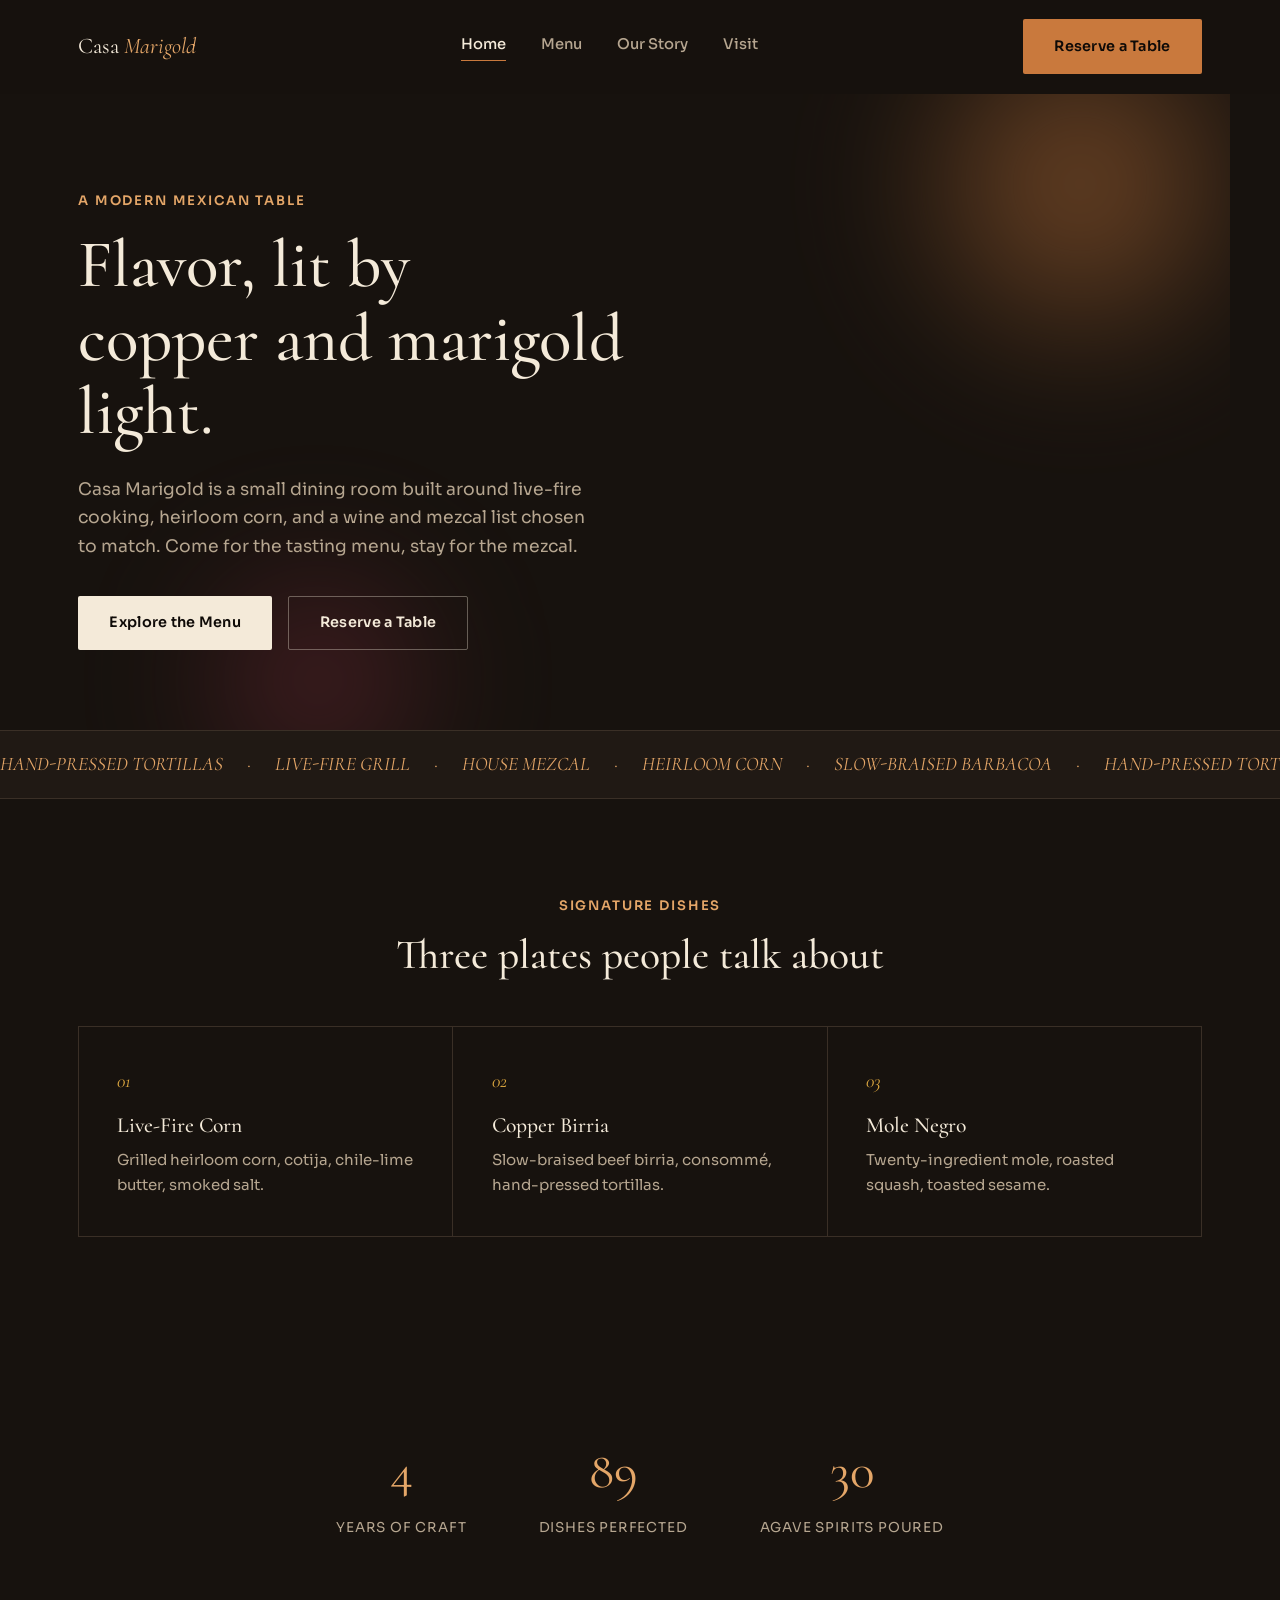
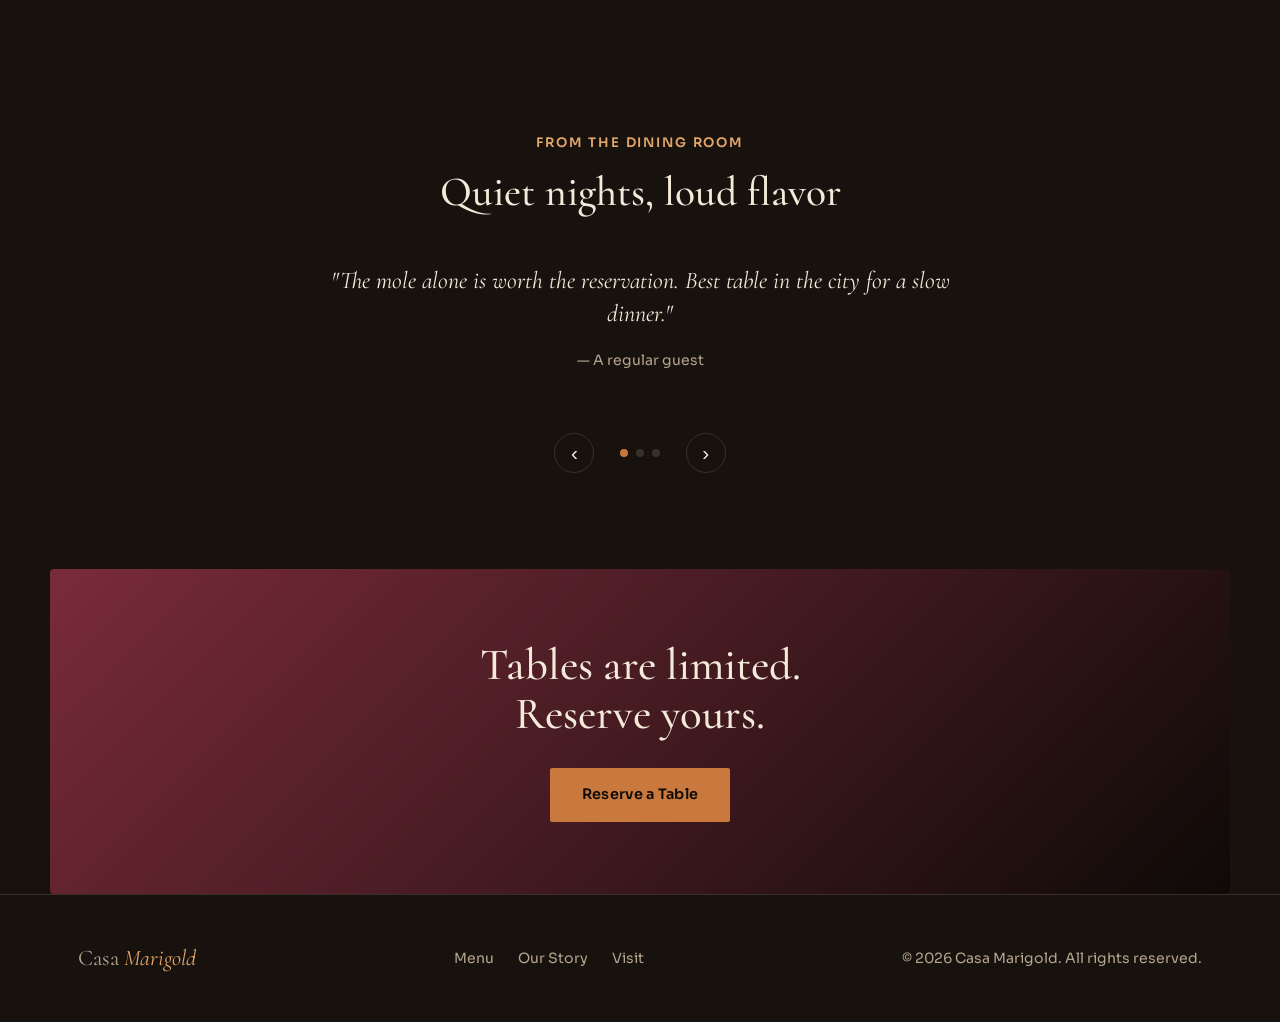
<file: index.html>
<!DOCTYPE html>
<html lang="en">
<head>
<meta charset="UTF-8">
<meta name="viewport" content="width=device-width, initial-scale=1.0">
<title>Casa Marigold — Modern Mexican, Lit by Copper Light</title>
<link rel="preconnect" href="https://fonts.googleapis.com">
<link rel="preconnect" href="https://fonts.gstatic.com" crossorigin>
<link href="https://fonts.googleapis.com/css2?family=Cormorant:ital,wght@0,400;0,500;0,600;1,500&family=Sora:wght@400;500;600;700&display=swap" rel="stylesheet">
<link rel="stylesheet" href="style.css">
</head>
<body>

<header class="nav" id="site-nav">
  <div class="nav__inner">
    <a href="index.html" class="nav__brand">Casa <em>Marigold</em></a>
    <nav class="nav__links">
      <a href="index.html" class="is-current">Home</a>
      <a href="menu.html">Menu</a>
      <a href="story.html">Our Story</a>
      <a href="contact.html">Visit</a>
    </nav>
    <a href="contact.html" class="btn btn--primary">Reserve a Table</a>
  </div>
</header>

<main>

  <!-- HERO -->
  <section class="hero">
    <div class="hero__orb hero__orb--one" aria-hidden="true"></div>
    <div class="hero__orb hero__orb--two" aria-hidden="true"></div>

    <div class="hero__content">
      <p class="kicker reveal">A modern Mexican table</p>
      <h1 class="hero__title" data-stagger>Flavor, lit by<br>copper and marigold<br>light.</h1>
      <p class="hero__desc reveal">
        Casa Marigold is a small dining room built around live-fire
        cooking, heirloom corn, and a wine and mezcal list chosen to
        match. Come for the tasting menu, stay for the mezcal.
      </p>
      <div class="hero__actions reveal">
        <a href="menu.html" class="btn btn--dark">Explore the Menu</a>
        <a href="contact.html" class="btn btn--outline">Reserve a Table</a>
      </div>
    </div>
  </section>

  <!-- MARQUEE -->
  <div class="marquee" aria-hidden="true">
    <div class="marquee__track">
      <span>HAND-PRESSED TORTILLAS</span>
      <span>·</span>
      <span>LIVE-FIRE GRILL</span>
      <span>·</span>
      <span>HOUSE MEZCAL</span>
      <span>·</span>
      <span>HEIRLOOM CORN</span>
      <span>·</span>
      <span>SLOW-BRAISED BARBACOA</span>
      <span>·</span>
      <span>HAND-PRESSED TORTILLAS</span>
      <span>·</span>
      <span>LIVE-FIRE GRILL</span>
      <span>·</span>
      <span>HOUSE MEZCAL</span>
      <span>·</span>
      <span>HEIRLOOM CORN</span>
      <span>·</span>
      <span>SLOW-BRAISED BARBACOA</span>
      <span>·</span>
    </div>
  </div>

  <!-- SIGNATURE PREVIEW -->
  <section class="signature">
    <div class="section-head reveal">
      <p class="kicker">Signature Dishes</p>
      <h2>Three plates people talk about</h2>
    </div>

    <div class="signature__grid">
      <a href="menu.html" class="signature__card reveal">
        <span class="signature__num">01</span>
        <h3>Live-Fire Corn</h3>
        <p>Grilled heirloom corn, cotija, chile-lime butter, smoked salt.</p>
      </a>
      <a href="menu.html" class="signature__card reveal">
        <span class="signature__num">02</span>
        <h3>Copper Birria</h3>
        <p>Slow-braised beef birria, consommé, hand-pressed tortillas.</p>
      </a>
      <a href="menu.html" class="signature__card reveal">
        <span class="signature__num">03</span>
        <h3>Mole Negro</h3>
        <p>Twenty-ingredient mole, roasted squash, toasted sesame.</p>
      </a>
    </div>
  </section>

  <!-- STATS -->
  <section class="stats reveal" id="stats">
    <div class="stats__grid">
      <div class="stat">
        <span class="stat__value" data-count-to="6">0</span>
        <span class="stat__label">Years of Craft</span>
      </div>
      <div class="stat">
        <span class="stat__value" data-count-to="120">0</span>
        <span class="stat__label">Dishes Perfected</span>
      </div>
      <div class="stat">
        <span class="stat__value" data-count-to="40">0</span>
        <span class="stat__label">Agave Spirits Poured</span>
      </div>
    </div>
  </section>

  <!-- TESTIMONIALS -->
  <section class="testimonials reveal">
    <div class="section-head">
      <p class="kicker">From the Dining Room</p>
      <h2>Quiet nights, loud flavor</h2>
    </div>

    <div class="carousel" id="carousel">
      <div class="carousel__track" id="carousel-track">
        <blockquote class="carousel__slide">
          <p>"The mole alone is worth the reservation. Best table in the city for a slow dinner."</p>
          <cite>— A regular guest</cite>
        </blockquote>
        <blockquote class="carousel__slide">
          <p>"Warm room, sharp cooking. The birria consommé is the kind of thing you think about for days."</p>
          <cite>— First-time diner</cite>
        </blockquote>
        <blockquote class="carousel__slide">
          <p>"Small menu, no weak dishes. The mezcal list alone deserves its own visit."</p>
          <cite>— Weekend regular</cite>
        </blockquote>
      </div>
      <div class="carousel__controls">
        <button type="button" id="carousel-prev" aria-label="Previous review">‹</button>
        <div class="carousel__dots" id="carousel-dots"></div>
        <button type="button" id="carousel-next" aria-label="Next review">›</button>
      </div>
    </div>
  </section>

  <!-- CTA BANNER -->
  <section class="cta-banner reveal">
    <h2>Tables are limited.<br>Reserve yours.</h2>
    <a href="contact.html" class="btn btn--primary">Reserve a Table</a>
  </section>

</main>

<footer class="footer">
  <div class="footer__inner">
    <span class="nav__brand">Casa <em>Marigold</em></span>
    <nav class="footer__links">
      <a href="menu.html">Menu</a>
      <a href="story.html">Our Story</a>
      <a href="contact.html">Visit</a>
    </nav>
    <p>&copy; 2026 Casa Marigold. All rights reserved.</p>
  </div>
</footer>

<script src="script.js"></script>
</body>
</html>
</file>
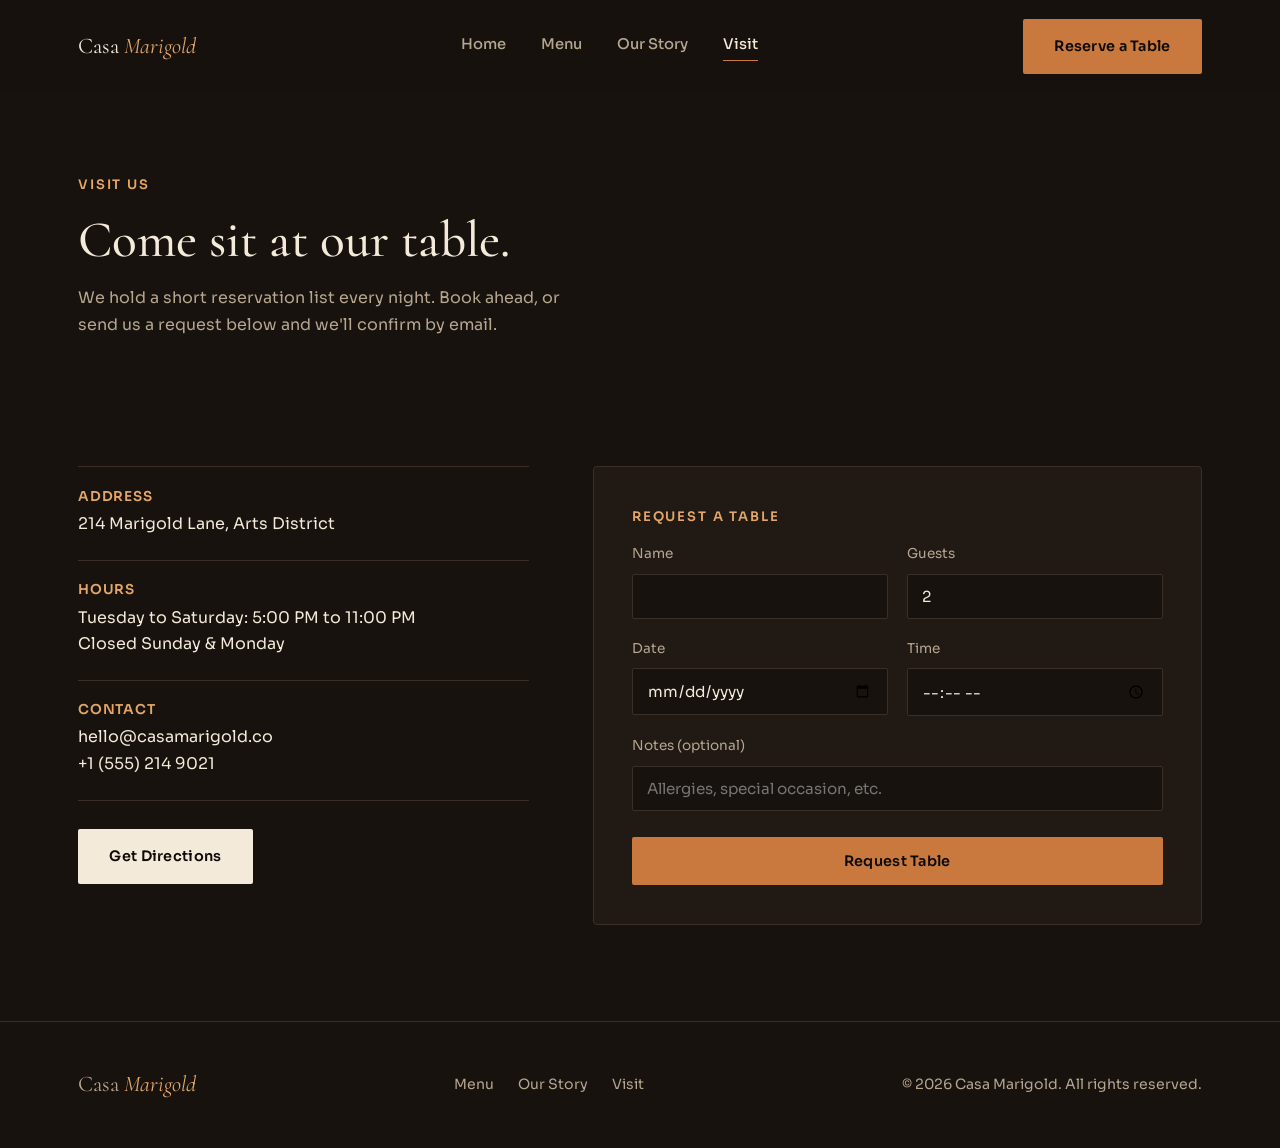
<file: contact.html>
<!DOCTYPE html>
<html lang="en">
<head>
<meta charset="UTF-8">
<meta name="viewport" content="width=device-width, initial-scale=1.0">
<title>Visit Us: Casa Marigold</title>
<link rel="preconnect" href="https://fonts.googleapis.com">
<link rel="preconnect" href="https://fonts.gstatic.com" crossorigin>
<link href="https://fonts.googleapis.com/css2?family=Cormorant:ital,wght@0,400;0,500;0,600;1,500&family=Sora:wght@400;500;600;700&display=swap" rel="stylesheet">
<link rel="stylesheet" href="style.css">
</head>
<body>

<header class="nav" id="site-nav">
  <div class="nav__inner">
    <a href="index.html" class="nav__brand">Casa <em>Marigold</em></a>
    <nav class="nav__links">
      <a href="index.html">Home</a>
      <a href="menu.html">Menu</a>
      <a href="story.html">Our Story</a>
      <a href="contact.html" class="is-current">Visit</a>
    </nav>
    <a href="contact.html" class="btn btn--primary">Reserve a Table</a>
  </div>
</header>

<main>

  <section class="page-hero">
    <p class="kicker reveal">Visit Us</p>
    <h1 class="reveal">Come sit at our table.</h1>
    <p class="page-hero__desc reveal">
      We hold a short reservation list every night. Book ahead, or send
      us a request below and we'll confirm by email.
    </p>
  </section>

  <section class="visit-page">
    <div class="visit-page__info reveal">
      <div class="visit-row">
        <h3>Address</h3>
        <p>214 Marigold Lane, Arts District</p>
      </div>
      <div class="visit-row">
        <h3>Hours</h3>
        <p>Tuesday to Saturday: 5:00 PM to 11:00 PM<br>Closed Sunday &amp; Monday</p>
      </div>
      <div class="visit-row">
        <h3>Contact</h3>
        <p>hello@casamarigold.co<br>+1 (555) 214 9021</p>
      </div>
      <a href="https://www.google.com/maps/search/?api=1&query=214+Marigold+Lane+Arts+District" target="_blank" rel="noopener" class="btn btn--dark">Get Directions</a>
    </div>

    <form class="reserve-form reveal" id="reserve-form">
      <p class="kicker">Request a Table</p>
      <div class="reserve-form__row">
        <label>
          <span>Name</span>
          <input type="text" name="name" required>
        </label>
        <label>
          <span>Guests</span>
          <input type="number" name="guests" min="1" max="12" value="2" required>
        </label>
      </div>
      <div class="reserve-form__row">
        <label>
          <span>Date</span>
          <input type="date" name="date" required>
        </label>
        <label>
          <span>Time</span>
          <input type="time" name="time" required>
        </label>
      </div>
      <label class="reserve-form__full">
        <span>Notes (optional)</span>
        <input type="text" name="notes" placeholder="Allergies, special occasion, etc.">
      </label>

      <button type="submit" class="btn btn--primary reserve-form__submit" id="reserve-submit">
        <span class="reserve-form__label">Request Table</span>
      </button>

      <p class="reserve-form__success" id="reserve-success">
        Thank you! Your request has been noted. We'll confirm by email shortly.
      </p>
    </form>
  </section>

</main>

<footer class="footer">
  <div class="footer__inner">
    <span class="nav__brand">Casa <em>Marigold</em></span>
    <nav class="footer__links">
      <a href="menu.html">Menu</a>
      <a href="story.html">Our Story</a>
      <a href="contact.html">Visit</a>
    </nav>
    <p>&copy; 2026 Casa Marigold. All rights reserved.</p>
  </div>
</footer>

<script src="script.js"></script>
</body>
</html>
</file>
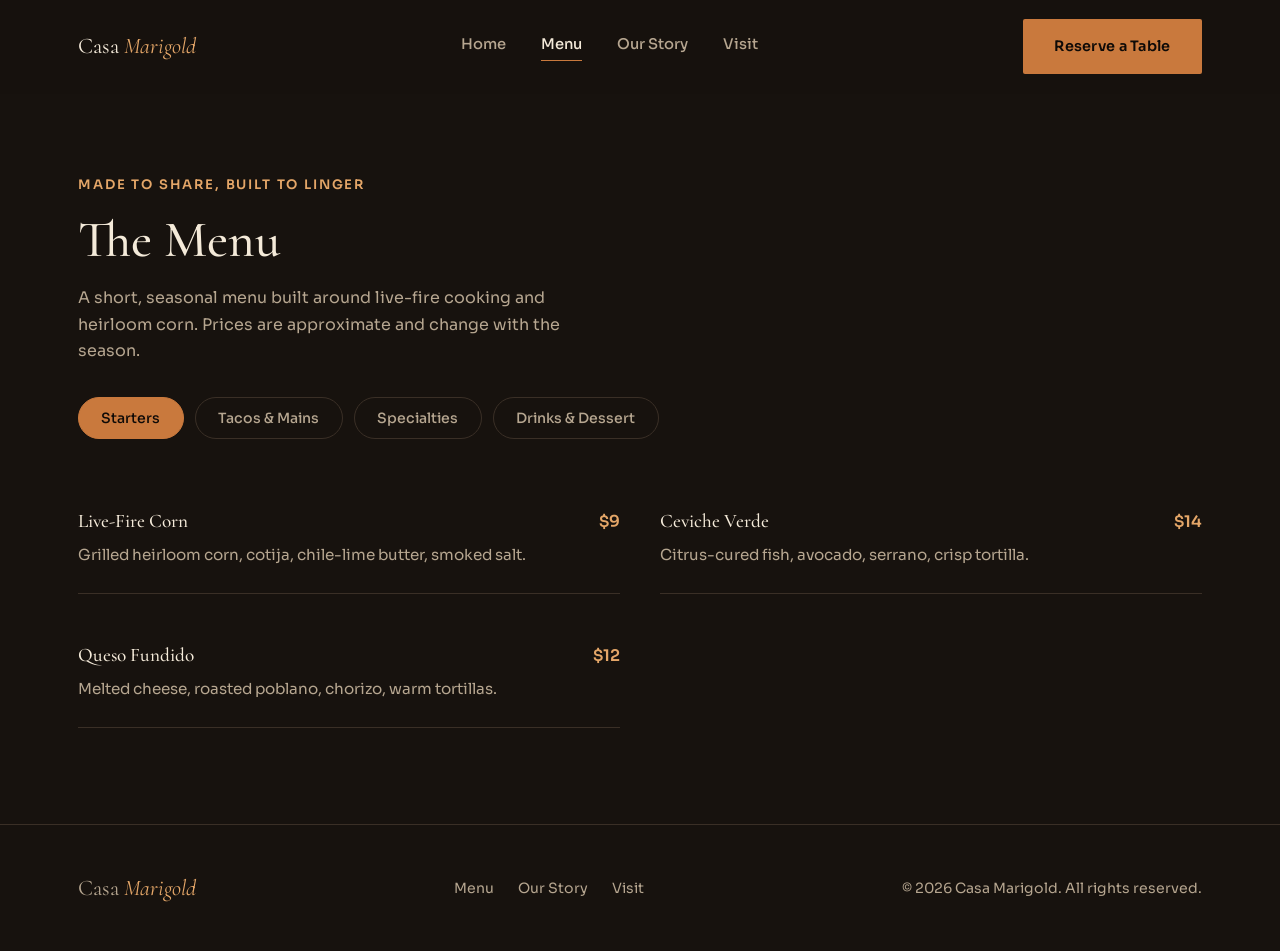
<file: menu.html>
<!DOCTYPE html>
<html lang="en">
<head>
<meta charset="UTF-8">
<meta name="viewport" content="width=device-width, initial-scale=1.0">
<title>Menu — Casa Marigold</title>
<link rel="preconnect" href="https://fonts.googleapis.com">
<link rel="preconnect" href="https://fonts.gstatic.com" crossorigin>
<link href="https://fonts.googleapis.com/css2?family=Cormorant:ital,wght@0,400;0,500;0,600;1,500&family=Sora:wght@400;500;600;700&display=swap" rel="stylesheet">
<link rel="stylesheet" href="style.css">
</head>
<body>

<header class="nav" id="site-nav">
  <div class="nav__inner">
    <a href="index.html" class="nav__brand">Casa <em>Marigold</em></a>
    <nav class="nav__links">
      <a href="index.html">Home</a>
      <a href="menu.html" class="is-current">Menu</a>
      <a href="story.html">Our Story</a>
      <a href="contact.html">Visit</a>
    </nav>
    <a href="contact.html" class="btn btn--primary">Reserve a Table</a>
  </div>
</header>

<main>

  <section class="page-hero">
    <p class="kicker reveal">Made to Share, Built to Linger</p>
    <h1 class="reveal">The Menu</h1>
    <p class="page-hero__desc reveal">
      A short, seasonal menu built around live-fire cooking and heirloom
      corn. Prices are approximate and change with the season.
    </p>
  </section>

  <section class="menu-page">
    <div class="menu-tabs" id="menu-tabs">
      <button type="button" class="menu-tab is-active" data-category="starters">Starters</button>
      <button type="button" class="menu-tab" data-category="mains">Tacos &amp; Mains</button>
      <button type="button" class="menu-tab" data-category="specialties">Specialties</button>
      <button type="button" class="menu-tab" data-category="drinks">Drinks &amp; Dessert</button>
    </div>

    <div class="menu-list" id="menu-list">

      <!-- Starters -->
      <div class="menu-entry" data-category="starters">
        <div class="menu-entry__top"><h3>Live-Fire Corn</h3><span>$9</span></div>
        <p>Grilled heirloom corn, cotija, chile-lime butter, smoked salt.</p>
      </div>
      <div class="menu-entry" data-category="starters">
        <div class="menu-entry__top"><h3>Ceviche Verde</h3><span>$14</span></div>
        <p>Citrus-cured fish, avocado, serrano, crisp tortilla.</p>
      </div>
      <div class="menu-entry" data-category="starters">
        <div class="menu-entry__top"><h3>Queso Fundido</h3><span>$12</span></div>
        <p>Melted cheese, roasted poblano, chorizo, warm tortillas.</p>
      </div>

      <!-- Mains -->
      <div class="menu-entry" data-category="mains" style="display:none;">
        <div class="menu-entry__top"><h3>Copper Birria</h3><span>$22</span></div>
        <p>Slow-braised beef birria, consommé, hand-pressed tortillas.</p>
      </div>
      <div class="menu-entry" data-category="mains" style="display:none;">
        <div class="menu-entry__top"><h3>Al Pastor Tacos</h3><span>$16</span></div>
        <p>Spit-roasted pork, pineapple, onion, cilantro, three tacos.</p>
      </div>
      <div class="menu-entry" data-category="mains" style="display:none;">
        <div class="menu-entry__top"><h3>Grilled Snapper</h3><span>$28</span></div>
        <p>Whole grilled snapper, salsa macha, charred lime.</p>
      </div>

      <!-- Specialties -->
      <div class="menu-entry" data-category="specialties" style="display:none;">
        <div class="menu-entry__top"><h3>Mole Negro</h3><span>$24</span></div>
        <p>Twenty-ingredient mole, roasted squash, toasted sesame.</p>
      </div>
      <div class="menu-entry" data-category="specialties" style="display:none;">
        <div class="menu-entry__top"><h3>Cochinita Pibil</h3><span>$23</span></div>
        <p>Achiote-marinated pork, banana leaf, pickled red onion.</p>
      </div>
      <div class="menu-entry" data-category="specialties" style="display:none;">
        <div class="menu-entry__top"><h3>Chile en Nogada</h3><span>$26</span></div>
        <p>Stuffed poblano, walnut cream sauce, pomegranate.</p>
      </div>

      <!-- Drinks -->
      <div class="menu-entry" data-category="drinks" style="display:none;">
        <div class="menu-entry__top"><h3>Mezcal Flight</h3><span>$18</span></div>
        <p>Three house mezcals, chosen by the bar team.</p>
      </div>
      <div class="menu-entry" data-category="drinks" style="display:none;">
        <div class="menu-entry__top"><h3>Tamarind Margarita</h3><span>$14</span></div>
        <p>Tequila, tamarind, lime, chile-salt rim.</p>
      </div>
      <div class="menu-entry" data-category="drinks" style="display:none;">
        <div class="menu-entry__top"><h3>Horchata Flan</h3><span>$10</span></div>
        <p>Silky flan, cinnamon, toasted rice.</p>
      </div>

    </div>
  </section>

</main>

<footer class="footer">
  <div class="footer__inner">
    <span class="nav__brand">Casa <em>Marigold</em></span>
    <nav class="footer__links">
      <a href="menu.html">Menu</a>
      <a href="story.html">Our Story</a>
      <a href="contact.html">Visit</a>
    </nav>
    <p>&copy; 2026 Casa Marigold. All rights reserved.</p>
  </div>
</footer>

<script src="script.js"></script>
</body>
</html>
</file>
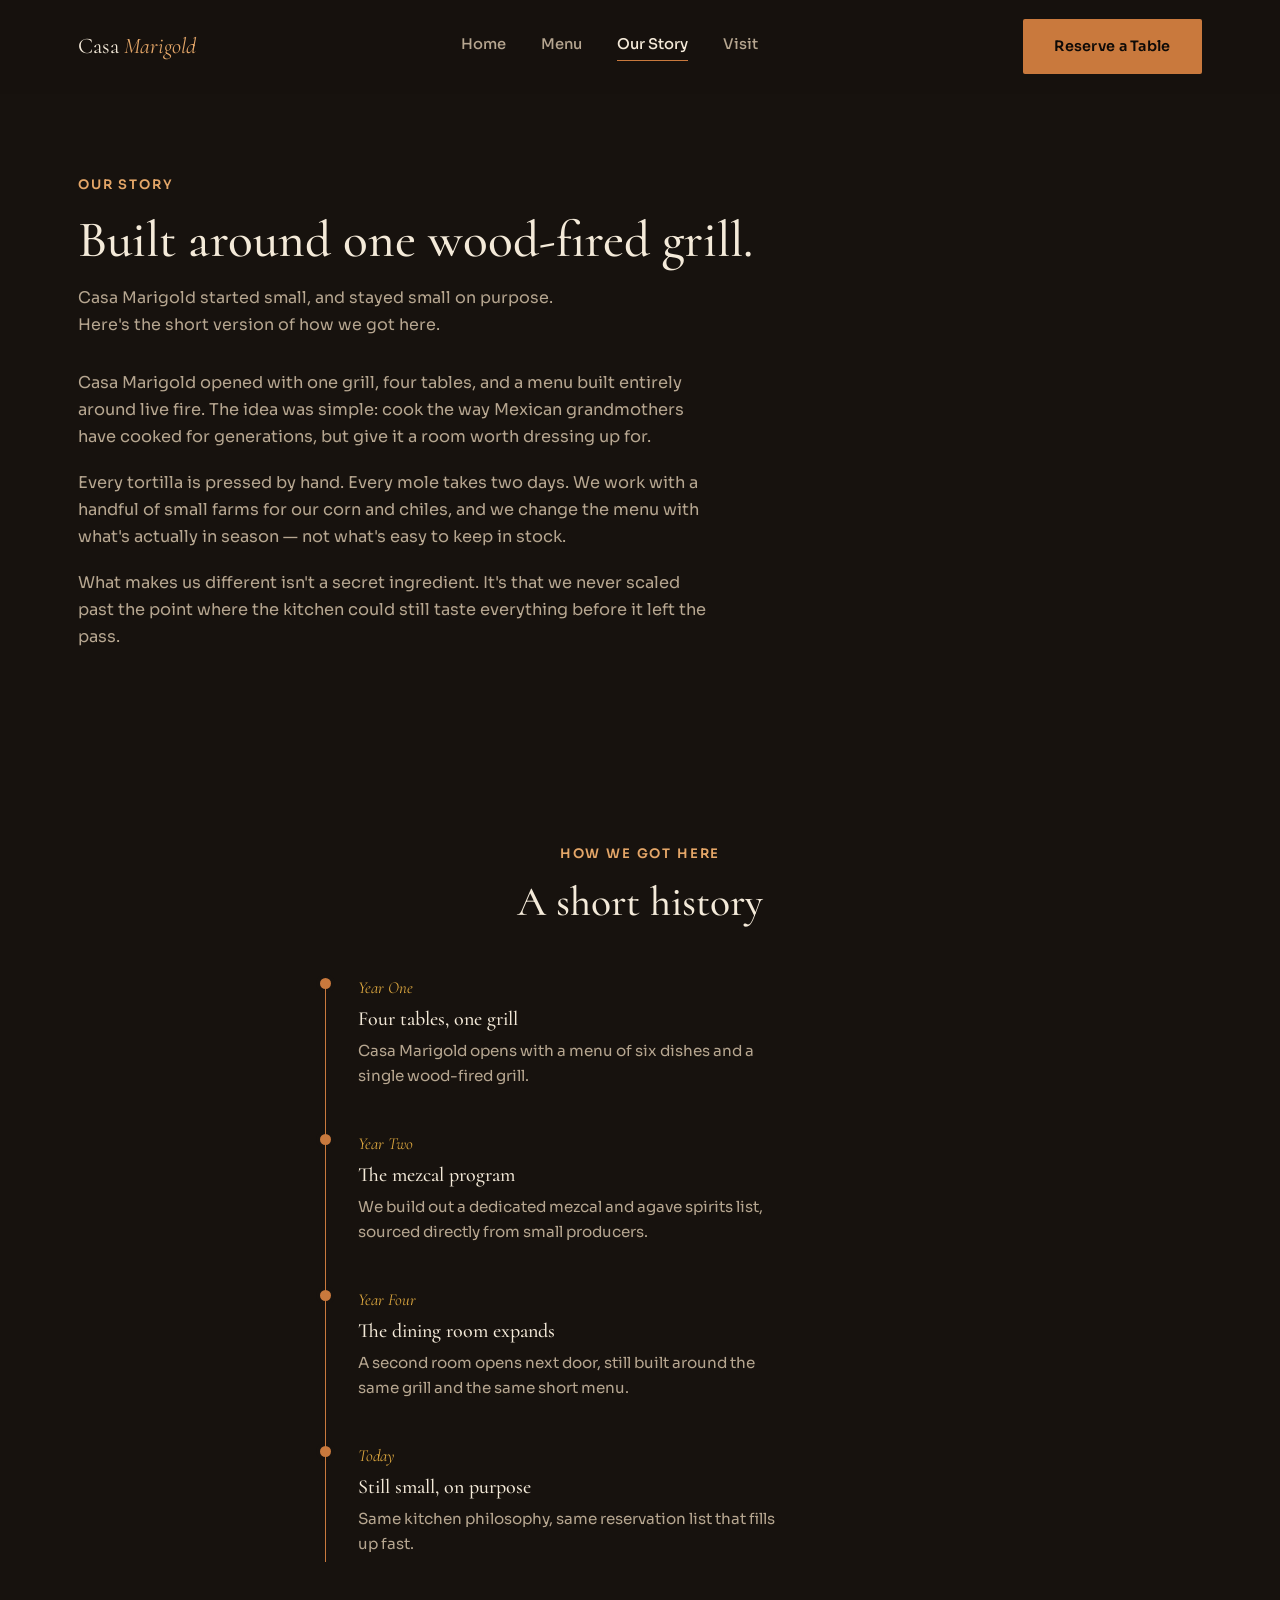
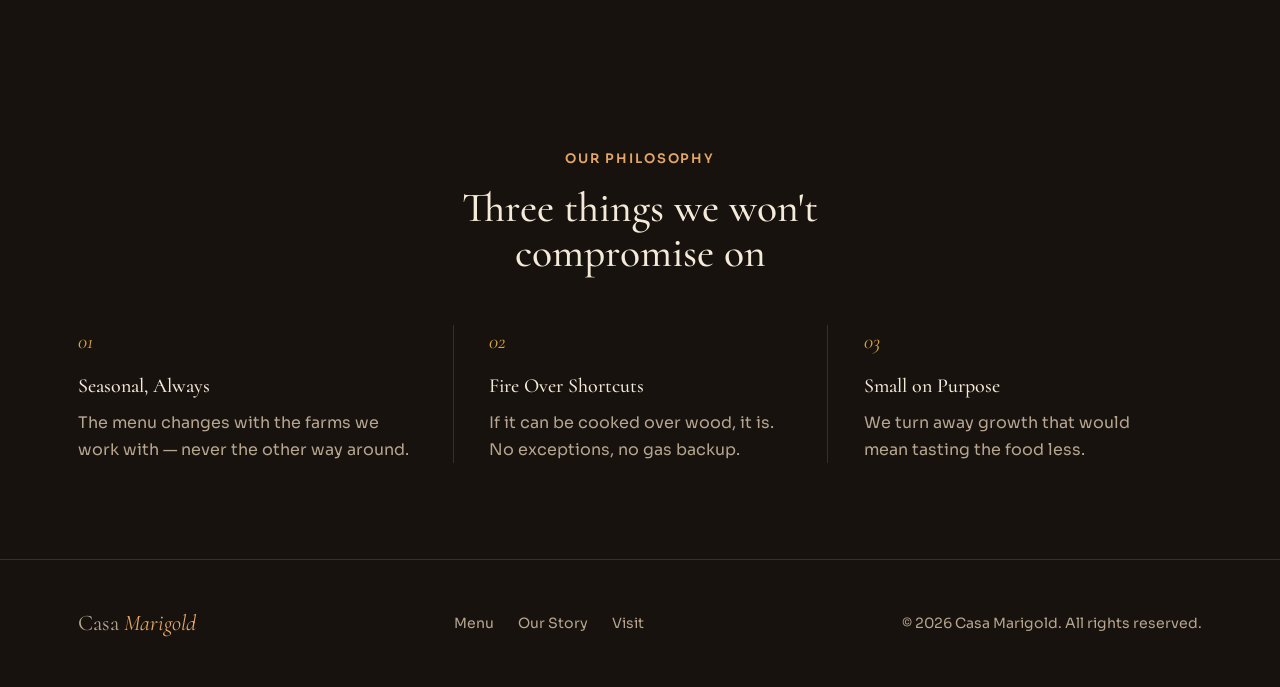
<file: story.html>
<!DOCTYPE html>
<html lang="en">
<head>
<meta charset="UTF-8">
<meta name="viewport" content="width=device-width, initial-scale=1.0">
<title>Our Story — Casa Marigold</title>
<link rel="preconnect" href="https://fonts.googleapis.com">
<link rel="preconnect" href="https://fonts.gstatic.com" crossorigin>
<link href="https://fonts.googleapis.com/css2?family=Cormorant:ital,wght@0,400;0,500;0,600;1,500&family=Sora:wght@400;500;600;700&display=swap" rel="stylesheet">
<link rel="stylesheet" href="style.css">
</head>
<body>

<header class="nav" id="site-nav">
  <div class="nav__inner">
    <a href="index.html" class="nav__brand">Casa <em>Marigold</em></a>
    <nav class="nav__links">
      <a href="index.html">Home</a>
      <a href="menu.html">Menu</a>
      <a href="story.html" class="is-current">Our Story</a>
      <a href="contact.html">Visit</a>
    </nav>
    <a href="contact.html" class="btn btn--primary">Reserve a Table</a>
  </div>
</header>

<main>

  <section class="page-hero">
    <p class="kicker reveal">Our Story</p>
    <h1 class="reveal">Built around one wood-fired grill.</h1>
    <p class="page-hero__desc reveal">
      Casa Marigold started small, and stayed small on purpose. Here's
      the short version of how we got here.
    </p>
  </section>

  <section class="story-body">
    <div class="story-body__text reveal">
      <p>
        Casa Marigold opened with one grill, four tables, and a menu
        built entirely around live fire. The idea was simple: cook the
        way Mexican grandmothers have cooked for generations, but give
        it a room worth dressing up for.
      </p>
      <p>
        Every tortilla is pressed by hand. Every mole takes two days.
        We work with a handful of small farms for our corn and chiles,
        and we change the menu with what's actually in season — not
        what's easy to keep in stock.
      </p>
      <p>
        What makes us different isn't a secret ingredient. It's that we
        never scaled past the point where the kitchen could still taste
        everything before it left the pass.
      </p>
    </div>
  </section>

  <!-- TIMELINE -->
  <section class="timeline reveal">
    <div class="section-head">
      <p class="kicker">How We Got Here</p>
      <h2>A short history</h2>
    </div>

    <div class="timeline__list" id="timeline-list">
      <div class="timeline__item">
        <span class="timeline__dot"></span>
        <div class="timeline__content">
          <span class="timeline__year">Year One</span>
          <h3>Four tables, one grill</h3>
          <p>Casa Marigold opens with a menu of six dishes and a single wood-fired grill.</p>
        </div>
      </div>
      <div class="timeline__item">
        <span class="timeline__dot"></span>
        <div class="timeline__content">
          <span class="timeline__year">Year Two</span>
          <h3>The mezcal program</h3>
          <p>We build out a dedicated mezcal and agave spirits list, sourced directly from small producers.</p>
        </div>
      </div>
      <div class="timeline__item">
        <span class="timeline__dot"></span>
        <div class="timeline__content">
          <span class="timeline__year">Year Four</span>
          <h3>The dining room expands</h3>
          <p>A second room opens next door, still built around the same grill and the same short menu.</p>
        </div>
      </div>
      <div class="timeline__item">
        <span class="timeline__dot"></span>
        <div class="timeline__content">
          <span class="timeline__year">Today</span>
          <h3>Still small, on purpose</h3>
          <p>Same kitchen philosophy, same reservation list that fills up fast.</p>
        </div>
      </div>
    </div>
  </section>

  <!-- PHILOSOPHY -->
  <section class="philosophy reveal">
    <div class="section-head">
      <p class="kicker">Our Philosophy</p>
      <h2>Three things we won't compromise on</h2>
    </div>

    <div class="philosophy__grid">
      <div class="philosophy__item">
        <span class="philosophy__num">01</span>
        <h3>Seasonal, Always</h3>
        <p>The menu changes with the farms we work with — never the other way around.</p>
      </div>
      <div class="philosophy__item">
        <span class="philosophy__num">02</span>
        <h3>Fire Over Shortcuts</h3>
        <p>If it can be cooked over wood, it is. No exceptions, no gas backup.</p>
      </div>
      <div class="philosophy__item">
        <span class="philosophy__num">03</span>
        <h3>Small on Purpose</h3>
        <p>We turn away growth that would mean tasting the food less.</p>
      </div>
    </div>
  </section>

</main>

<footer class="footer">
  <div class="footer__inner">
    <span class="nav__brand">Casa <em>Marigold</em></span>
    <nav class="footer__links">
      <a href="menu.html">Menu</a>
      <a href="story.html">Our Story</a>
      <a href="contact.html">Visit</a>
    </nav>
    <p>&copy; 2026 Casa Marigold. All rights reserved.</p>
  </div>
</footer>

<script src="script.js"></script>
</body>
</html>
</file>
<file: style.css>
/* ==========================================================================
   Casa Marigold — Design tokens
   Palet mewah: obsidian gelap, copper hangat, wine merah tua, marigold gold.
   ========================================================================== */

:root {
  --obsidian: #17120e;
  --obsidian-deep: #0e0a07;
  --panel: #201914;
  --line: #3a2f26;

  --cream: #f4ead9;
  --muted: #b6a690;

  --copper: #c9793d;
  --copper-soft: #e4a668;
  --wine: #7a2b3a;
  --marigold: #dba63f;

  --font-display: "Cormorant", serif;
  --font-body: "Sora", sans-serif;

  --max-width: 1180px;
}

* {
  box-sizing: border-box;
  margin: 0;
  padding: 0;
}

html {
  scroll-behavior: smooth;
}

body {
  background: var(--obsidian);
  color: var(--cream);
  font-family: var(--font-body);
  font-size: 16px;
  line-height: 1.65;
  -webkit-font-smoothing: antialiased;
  overflow-x: hidden;
}

a {
  color: inherit;
  text-decoration: none;
}

h1, h2, h3 {
  font-family: var(--font-display);
  font-weight: 500;
  line-height: 1.1;
  color: var(--cream);
}

em {
  color: var(--copper-soft);
  font-style: italic;
}

.kicker {
  font-family: var(--font-body);
  font-weight: 600;
  font-size: 0.82rem;
  letter-spacing: 0.14em;
  text-transform: uppercase;
  color: var(--copper-soft);
  margin-bottom: 1rem;
}

section {
  padding: 6rem 1.75rem;
}

.section-head {
  max-width: 560px;
  margin: 0 auto 3rem;
  text-align: center;
}

.section-head h2 {
  font-size: clamp(1.9rem, 3.6vw, 2.6rem);
}

/* ==========================================================================
   Buttons
   ========================================================================== */

.btn {
  display: inline-flex;
  align-items: center;
  justify-content: center;
  padding: 0.9rem 1.9rem;
  font-family: var(--font-body);
  font-weight: 600;
  font-size: 0.9rem;
  letter-spacing: 0.02em;
  border-radius: 2px;
  border: 1px solid transparent;
  transition: transform 0.25s ease, background 0.25s ease, color 0.25s ease, border-color 0.25s ease;
  cursor: pointer;
}

.btn--primary {
  background: var(--copper);
  color: var(--obsidian-deep);
}

.btn--primary:hover {
  background: var(--copper-soft);
  transform: translateY(-2px);
}

.btn--dark {
  background: var(--cream);
  color: var(--obsidian-deep);
}

.btn--dark:hover {
  background: var(--copper-soft);
  transform: translateY(-2px);
}

.btn--outline {
  border-color: rgba(244, 234, 217, 0.35);
  color: var(--cream);
}

.btn--outline:hover {
  border-color: var(--copper-soft);
  color: var(--copper-soft);
  transform: translateY(-2px);
}

/* ==========================================================================
   Nav
   ========================================================================== */

.nav {
  position: sticky;
  top: 0;
  z-index: 50;
  background: rgba(23, 18, 14, 0.82);
  backdrop-filter: blur(10px);
  border-bottom: 1px solid transparent;
  transition: border-color 0.3s ease, box-shadow 0.3s ease;
}

.nav.is-scrolled {
  border-color: var(--line);
  box-shadow: 0 10px 30px -20px rgba(0, 0, 0, 0.6);
}

.nav__inner {
  max-width: var(--max-width);
  margin: 0 auto;
  padding: 1.2rem 1.75rem;
  display: flex;
  align-items: center;
  justify-content: space-between;
  gap: 2rem;
}

.nav__brand {
  font-family: var(--font-display);
  font-size: 1.4rem;
}

.nav__links {
  display: flex;
  gap: 2.2rem;
  font-size: 0.92rem;
  font-weight: 500;
}

.nav__links a {
  position: relative;
  padding-bottom: 4px;
  color: var(--muted);
  transition: color 0.2s ease;
}

.nav__links a::after {
  content: "";
  position: absolute;
  left: 0;
  bottom: 0;
  height: 1px;
  width: 0%;
  background: var(--copper);
  transition: width 0.25s ease;
}

.nav__links a:hover,
.nav__links a.is-current {
  color: var(--cream);
}

.nav__links a:hover::after,
.nav__links a.is-current::after {
  width: 100%;
}

/* ==========================================================================
   Hero — floating gradient orbs
   ========================================================================== */

.hero {
  position: relative;
  max-width: var(--max-width);
  margin: 0 auto;
  padding-top: 6rem;
  padding-bottom: 5rem;
  overflow: hidden;
}

.hero__orb {
  position: absolute;
  border-radius: 50%;
  filter: blur(60px);
  z-index: -1;
  opacity: 0.55;
}

.hero__orb--one {
  width: 420px;
  height: 420px;
  background: radial-gradient(circle, var(--copper) 0%, transparent 70%);
  top: -120px;
  right: -60px;
  animation: float-a 14s ease-in-out infinite;
}

.hero__orb--two {
  width: 300px;
  height: 300px;
  background: radial-gradient(circle, var(--wine) 0%, transparent 70%);
  bottom: -100px;
  left: 10%;
  animation: float-b 18s ease-in-out infinite;
}

@keyframes float-a {
  0%, 100% { transform: translate(0, 0) scale(1); }
  50% { transform: translate(-40px, 30px) scale(1.1); }
}

@keyframes float-b {
  0%, 100% { transform: translate(0, 0) scale(1); }
  50% { transform: translate(30px, -20px) scale(0.95); }
}

.hero__content {
  max-width: 700px;
}

.hero__title {
  font-size: clamp(2.6rem, 5.6vw, 4.2rem);
  margin-bottom: 1.6rem;
}

.hero__title span {
  display: inline-block;
  opacity: 0;
  transform: translateY(16px);
  animation: word-in 0.7s ease forwards;
}

@keyframes word-in {
  to { opacity: 1; transform: translateY(0); }
}

.hero__desc {
  color: var(--muted);
  max-width: 520px;
  margin-bottom: 2.2rem;
  font-size: 1.08rem;
}

.hero__actions {
  display: flex;
  gap: 1rem;
  flex-wrap: wrap;
}

/* ==========================================================================
   Marquee
   ========================================================================== */

.marquee {
  overflow: hidden;
  border-top: 1px solid var(--line);
  border-bottom: 1px solid var(--line);
  padding: 1.1rem 0;
  background: var(--panel);
}

.marquee__track {
  display: flex;
  gap: 1.5rem;
  white-space: nowrap;
  width: max-content;
  animation: marquee-scroll 28s linear infinite;
  font-family: var(--font-display);
  font-size: 1.2rem;
  color: var(--copper-soft);
  font-style: italic;
}

@keyframes marquee-scroll {
  from { transform: translateX(0); }
  to { transform: translateX(-50%); }
}

/* ==========================================================================
   Signature dishes preview
   ========================================================================== */

.signature {
  max-width: var(--max-width);
  margin: 0 auto;
}

.signature__grid {
  display: grid;
  grid-template-columns: repeat(3, 1fr);
  gap: 1px;
  background: var(--line);
  border: 1px solid var(--line);
}

.signature__card {
  background: var(--obsidian);
  padding: 2.4rem;
  transition: background 0.3s ease, transform 0.3s ease;
}

.signature__card:hover {
  background: var(--panel);
  transform: translateY(-4px);
}

.signature__num {
  display: block;
  font-family: var(--font-display);
  font-style: italic;
  font-size: 1.2rem;
  color: var(--marigold);
  margin-bottom: 1rem;
}

.signature__card h3 {
  font-size: 1.35rem;
  margin-bottom: 0.7rem;
}

.signature__card p {
  color: var(--muted);
  font-size: 0.94rem;
}

/* ==========================================================================
   Stats
   ========================================================================== */

.stats {
  max-width: var(--max-width);
  margin: 0 auto;
}

.stats__grid {
  display: flex;
  justify-content: center;
  gap: 4.5rem;
  flex-wrap: wrap;
  text-align: center;
}

.stat__value {
  display: block;
  font-family: var(--font-display);
  font-size: 3.2rem;
  color: var(--copper-soft);
}

.stat__label {
  font-size: 0.85rem;
  color: var(--muted);
  text-transform: uppercase;
  letter-spacing: 0.06em;
}

/* ==========================================================================
   Testimonials
   ========================================================================== */

.testimonials {
  max-width: var(--max-width);
  margin: 0 auto;
}

.carousel {
  max-width: 640px;
  margin: 0 auto;
  text-align: center;
}

.carousel__track {
  position: relative;
  min-height: 140px;
}

.carousel__slide {
  display: none;
  animation: fade-in 0.4s ease;
}

.carousel__slide.is-active {
  display: block;
}

@keyframes fade-in {
  from { opacity: 0; transform: translateY(6px); }
  to { opacity: 1; transform: translateY(0); }
}

.carousel__slide p {
  font-family: var(--font-display);
  font-style: italic;
  font-size: 1.5rem;
  color: var(--cream);
  margin-bottom: 1rem;
  line-height: 1.4;
}

.carousel__slide cite {
  color: var(--muted);
  font-style: normal;
  font-size: 0.88rem;
}

.carousel__controls {
  display: flex;
  align-items: center;
  justify-content: center;
  gap: 1.6rem;
  margin-top: 1.8rem;
}

.carousel__controls button {
  width: 40px;
  height: 40px;
  border-radius: 50%;
  border: 1px solid var(--line);
  background: transparent;
  font-size: 1.3rem;
  color: var(--cream);
  cursor: pointer;
  transition: background 0.2s ease, color 0.2s ease, border-color 0.2s ease;
}

.carousel__controls button:hover {
  background: var(--copper);
  color: var(--obsidian-deep);
  border-color: var(--copper);
}

.carousel__dots {
  display: flex;
  gap: 0.5rem;
}

.carousel__dots span {
  width: 8px;
  height: 8px;
  border-radius: 50%;
  background: var(--line);
  cursor: pointer;
  transition: background 0.2s ease;
}

.carousel__dots span.is-active {
  background: var(--copper);
}

/* ==========================================================================
   CTA banner
   ========================================================================== */

.cta-banner {
  max-width: var(--max-width);
  margin: 0 auto;
  text-align: center;
  background: linear-gradient(135deg, var(--wine), var(--obsidian-deep));
  border-radius: 4px;
  padding: 4.5rem 2rem;
}

.cta-banner h2 {
  font-size: clamp(1.9rem, 4vw, 2.8rem);
  margin-bottom: 1.8rem;
}

/* ==========================================================================
   Page hero (Menu / Story / Contact)
   ========================================================================== */

.page-hero {
  max-width: var(--max-width);
  margin: 0 auto;
  padding-top: 5rem;
  padding-bottom: 2rem;
}

.page-hero h1 {
  font-size: clamp(2.3rem, 4.6vw, 3.2rem);
  margin-bottom: 1.1rem;
}

.page-hero__desc {
  color: var(--muted);
  max-width: 520px;
}

/* ==========================================================================
   Menu page
   ========================================================================== */

.menu-page {
  max-width: var(--max-width);
  margin: 0 auto;
  padding-top: 0;
}

.menu-tabs {
  display: flex;
  gap: 0.7rem;
  flex-wrap: wrap;
  margin-bottom: 2.8rem;
}

.menu-tab {
  padding: 0.7rem 1.4rem;
  border-radius: 999px;
  border: 1px solid var(--line);
  background: transparent;
  font-family: var(--font-body);
  font-weight: 500;
  font-size: 0.88rem;
  color: var(--muted);
  cursor: pointer;
  transition: background 0.2s ease, color 0.2s ease, border-color 0.2s ease;
}

.menu-tab:hover {
  border-color: var(--copper);
  color: var(--cream);
}

.menu-tab.is-active {
  background: var(--copper);
  border-color: var(--copper);
  color: var(--obsidian-deep);
}

.menu-list {
  display: grid;
  grid-template-columns: 1fr 1fr;
  gap: 1.5rem 2.5rem;
}

.menu-entry {
  padding: 1.6rem 0;
  border-bottom: 1px solid var(--line);
  animation: fade-in 0.35s ease;
}

.menu-entry__top {
  display: flex;
  align-items: baseline;
  justify-content: space-between;
  gap: 1rem;
  margin-bottom: 0.4rem;
}

.menu-entry__top h3 {
  font-size: 1.2rem;
}

.menu-entry__top span {
  font-weight: 600;
  color: var(--copper-soft);
  white-space: nowrap;
}

.menu-entry p {
  color: var(--muted);
  font-size: 0.95rem;
}

/* ==========================================================================
   Our Story page
   ========================================================================== */

.story-body {
  max-width: var(--max-width);
  margin: 0 auto;
  padding-top: 0;
}

.story-body__text {
  max-width: 640px;
}

.story-body__text p {
  color: var(--muted);
  margin-bottom: 1.2rem;
  font-size: 1.02rem;
}

.story-body__text p:last-child {
  margin-bottom: 0;
}

/* Timeline */

.timeline {
  max-width: var(--max-width);
  margin: 0 auto;
}

.timeline__list {
  position: relative;
  max-width: 640px;
  margin: 0 auto;
  padding-left: 2.4rem;
}

.timeline__list::before {
  content: "";
  position: absolute;
  left: 5px;
  top: 6px;
  bottom: 6px;
  width: 1px;
  background: var(--line);
}

.timeline__list::after {
  content: "";
  position: absolute;
  left: 5px;
  top: 6px;
  width: 1px;
  height: 0%;
  background: var(--copper);
  transition: height 1.4s ease;
}

.timeline__list.is-visible::after {
  height: 100%;
}

.timeline__item {
  position: relative;
  padding-bottom: 2.6rem;
}

.timeline__item:last-child {
  padding-bottom: 0;
}

.timeline__dot {
  position: absolute;
  left: -2.4rem;
  top: 4px;
  width: 11px;
  height: 11px;
  border-radius: 50%;
  background: var(--copper);
  box-shadow: 0 0 0 4px var(--obsidian);
}

.timeline__year {
  display: block;
  font-family: var(--font-display);
  font-style: italic;
  color: var(--marigold);
  font-size: 1.05rem;
  margin-bottom: 0.4rem;
}

.timeline__content h3 {
  font-size: 1.25rem;
  margin-bottom: 0.5rem;
}

.timeline__content p {
  color: var(--muted);
  font-size: 0.95rem;
  max-width: 420px;
}

/* Philosophy */

.philosophy {
  max-width: var(--max-width);
  margin: 0 auto;
}

.philosophy__grid {
  display: grid;
  grid-template-columns: repeat(3, 1fr);
}

.philosophy__item {
  padding: 0 2.2rem;
  border-left: 1px solid var(--line);
}

.philosophy__item:first-child {
  padding-left: 0;
  border-left: none;
}

.philosophy__num {
  display: block;
  font-family: var(--font-display);
  font-style: italic;
  font-size: 1.3rem;
  color: var(--marigold);
  margin-bottom: 1rem;
}

.philosophy__item h3 {
  font-size: 1.25rem;
  margin-bottom: 0.8rem;
}

.philosophy__item p {
  color: var(--muted);
}

/* ==========================================================================
   Visit / Contact page
   ========================================================================== */

.visit-page {
  max-width: var(--max-width);
  margin: 0 auto;
  display: grid;
  grid-template-columns: 0.85fr 1.15fr;
  gap: 4rem;
  align-items: start;
}

.visit-row {
  padding: 1.4rem 0;
  border-top: 1px solid var(--line);
}

.visit-row:last-of-type {
  border-bottom: 1px solid var(--line);
  margin-bottom: 1.8rem;
}

.visit-row h3 {
  font-family: var(--font-body);
  font-weight: 600;
  font-size: 0.85rem;
  text-transform: uppercase;
  letter-spacing: 0.06em;
  color: var(--copper-soft);
  margin-bottom: 0.4rem;
}

.visit-row p {
  color: var(--cream);
}

.reserve-form {
  background: var(--panel);
  border: 1px solid var(--line);
  border-radius: 4px;
  padding: 2.4rem;
  position: relative;
}

.reserve-form__row {
  display: grid;
  grid-template-columns: 1fr 1fr;
  gap: 1.2rem;
  margin-bottom: 1.2rem;
}

.reserve-form label {
  display: flex;
  flex-direction: column;
  gap: 0.5rem;
  font-size: 0.85rem;
  color: var(--muted);
}

.reserve-form__full {
  display: flex;
  flex-direction: column;
  gap: 0.5rem;
  font-size: 0.85rem;
  color: var(--muted);
  margin-bottom: 1.6rem;
}

.reserve-form input {
  background: var(--obsidian);
  border: 1px solid var(--line);
  border-radius: 2px;
  padding: 0.75rem 0.9rem;
  color: var(--cream);
  font-family: var(--font-body);
  font-size: 0.95rem;
  transition: border-color 0.2s ease;
}

.reserve-form input:focus {
  outline: none;
  border-color: var(--copper);
}

.reserve-form__submit {
  width: 100%;
}

.reserve-form.is-sent .reserve-form__row,
.reserve-form.is-sent .reserve-form__full,
.reserve-form.is-sent .reserve-form__submit {
  display: none;
}

.reserve-form__success {
  display: none;
  color: var(--copper-soft);
  font-family: var(--font-display);
  font-size: 1.2rem;
  font-style: italic;
  padding: 1.5rem 0;
}

.reserve-form.is-sent .reserve-form__success {
  display: block;
  animation: fade-in 0.5s ease;
}

/* ==========================================================================
   Footer
   ========================================================================== */

.footer {
  border-top: 1px solid var(--line);
}

.footer__inner {
  max-width: var(--max-width);
  margin: 0 auto;
  padding: 2.8rem 1.75rem;
  display: flex;
  flex-wrap: wrap;
  align-items: center;
  justify-content: space-between;
  gap: 1.4rem;
  color: var(--muted);
  font-size: 0.88rem;
}

.footer__links {
  display: flex;
  gap: 1.5rem;
}

.footer__links a:hover {
  color: var(--copper-soft);
}

/* ==========================================================================
   Scroll reveal
   ========================================================================== */

.reveal {
  opacity: 0;
  transform: translateY(18px);
  transition: opacity 0.6s ease, transform 0.6s ease;
}

.reveal.is-visible {
  opacity: 1;
  transform: translateY(0);
}

/* ==========================================================================
   Responsive
   ========================================================================== */

@media (max-width: 900px) {
  .signature__grid,
  .philosophy__grid {
    grid-template-columns: 1fr;
  }

  .philosophy__item {
    border-left: none;
    border-top: 1px solid var(--line);
    padding: 2rem 0;
  }

  .philosophy__item:first-child {
    border-top: none;
    padding-top: 0;
  }

  .visit-page {
    grid-template-columns: 1fr;
  }
}

@media (max-width: 700px) {
  section {
    padding: 4rem 1.25rem;
  }

  .nav__inner {
    flex-wrap: wrap;
    gap: 0.8rem;
  }

  .nav__links {
    order: 3;
    width: 100%;
    justify-content: space-between;
  }

  .menu-list {
    grid-template-columns: 1fr;
  }

  .reserve-form__row {
    grid-template-columns: 1fr;
  }

  .stats__grid {
    gap: 2.5rem;
  }
}

@media (prefers-reduced-motion: reduce) {
  * {
    transition: none !important;
    animation: none !important;
    scroll-behavior: auto !important;
  }

  .reveal {
    opacity: 1;
    transform: none;
  }

  .hero__title span {
    opacity: 1;
    transform: none;
  }
}
</file>
